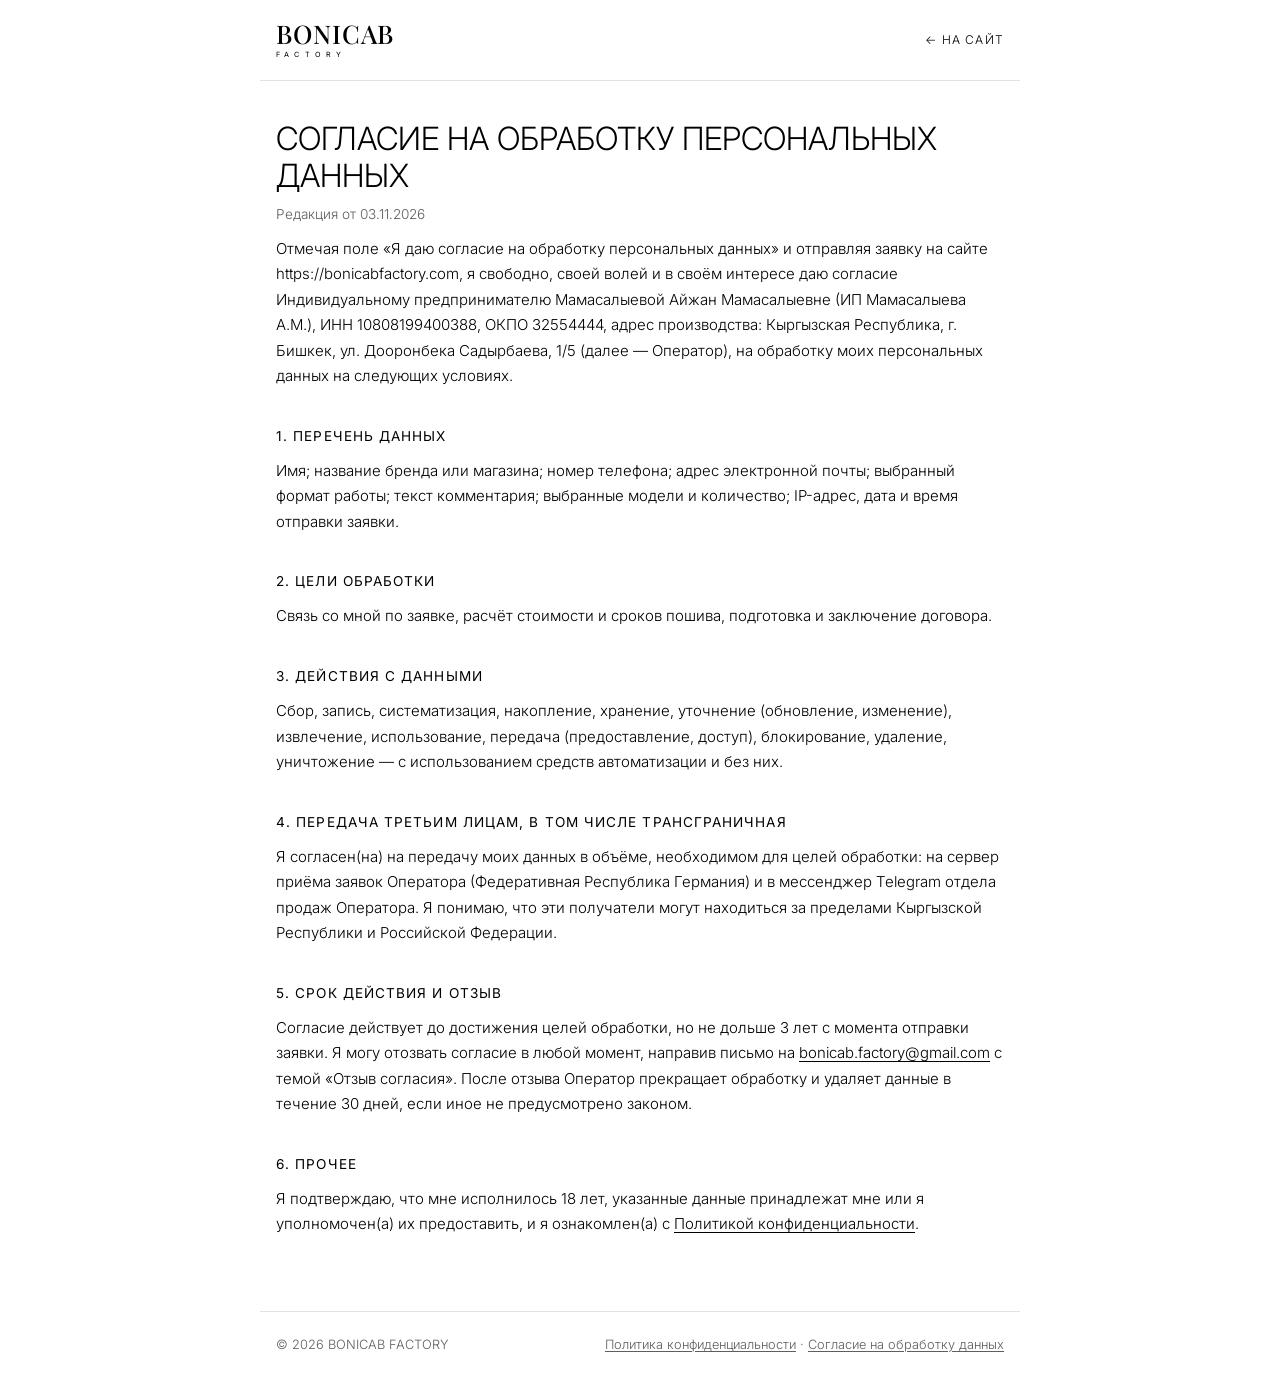
<file: consent.html>
<!doctype html>
<html lang="ru">
<head>
<meta charset="utf-8">
<meta name="viewport" content="width=device-width, initial-scale=1">
<title>Согласие на обработку персональных данных — BONICAB FACTORY</title>
<meta name="description" content="Согласие на обработку персональных данных при отправке заявки на сайте bonicabfactory.com.">
<link rel="canonical" href="https://bonicabfactory.com/consent.html">
<link rel="icon" href="data:image/svg+xml,%3Csvg xmlns='http://www.w3.org/2000/svg' viewBox='0 0 64 64'%3E%3Crect width='64' height='64' fill='%23000'/%3E%3Ctext x='32' y='46' font-family='Didot,Georgia,serif' font-size='40' text-anchor='middle' fill='%23fff'%3EB%3C/text%3E%3C/svg%3E">
<link rel="stylesheet" href="https://fonts.googleapis.com/css2?family=Inter:wght@300;400;500&family=Playfair+Display:wght@500&display=swap">
<link rel="stylesheet" href="legal.css">
</head>
<body>
<header><a class="logo" href="./">BONICAB<span>FACTORY</span></a><a class="back" href="./">← На сайт</a></header>
<main>
<h1>Согласие на обработку персональных данных</h1>
<p class="meta">Редакция от 03.11.2026</p>

<p>Отмечая поле «Я даю согласие на обработку персональных данных» и отправляя заявку на сайте https://bonicabfactory.com, я свободно, своей волей и в своём интересе даю согласие Индивидуальному предпринимателю Мамасалыевой Айжан Мамасалыевне (ИП Мамасалыева А.М.), ИНН 10808199400388, ОКПО 32554444, адрес производства: Кыргызская Республика, г. Бишкек, ул. Дооронбека Садырбаева, 1/5 (далее — Оператор), на обработку моих персональных данных на следующих условиях.</p>

<h2>1. Перечень данных</h2>
<p>Имя; название бренда или магазина; номер телефона; адрес электронной почты; выбранный формат работы; текст комментария; выбранные модели и количество; IP-адрес, дата и время отправки заявки.</p>

<h2>2. Цели обработки</h2>
<p>Связь со мной по заявке, расчёт стоимости и сроков пошива, подготовка и заключение договора.</p>

<h2>3. Действия с данными</h2>
<p>Сбор, запись, систематизация, накопление, хранение, уточнение (обновление, изменение), извлечение, использование, передача (предоставление, доступ), блокирование, удаление, уничтожение — с использованием средств автоматизации и без них.</p>

<h2>4. Передача третьим лицам, в том числе трансграничная</h2>
<p>Я согласен(на) на передачу моих данных в объёме, необходимом для целей обработки: на сервер приёма заявок Оператора (Федеративная Республика Германия) и в мессенджер Telegram отдела продаж Оператора. Я понимаю, что эти получатели могут находиться за пределами Кыргызской Республики и Российской Федерации.</p>

<h2>5. Срок действия и отзыв</h2>
<p>Согласие действует до достижения целей обработки, но не дольше 3 лет с момента отправки заявки. Я могу отозвать согласие в любой момент, направив письмо на <a href="mailto:bonicab.factory@gmail.com">bonicab.factory@gmail.com</a> с темой «Отзыв согласия». После отзыва Оператор прекращает обработку и удаляет данные в течение 30 дней, если иное не предусмотрено законом.</p>

<h2>6. Прочее</h2>
<p>Я подтверждаю, что мне исполнилось 18 лет, указанные данные принадлежат мне или я уполномочен(а) их предоставить, и я ознакомлен(а) с <a href="privacy.html">Политикой конфиденциальности</a>.</p>
</main>
<footer><span>© 2026 BONICAB FACTORY</span><span><a href="privacy.html">Политика конфиденциальности</a> · <a href="consent.html">Согласие на обработку данных</a></span></footer>
</body>
</html>
</file>
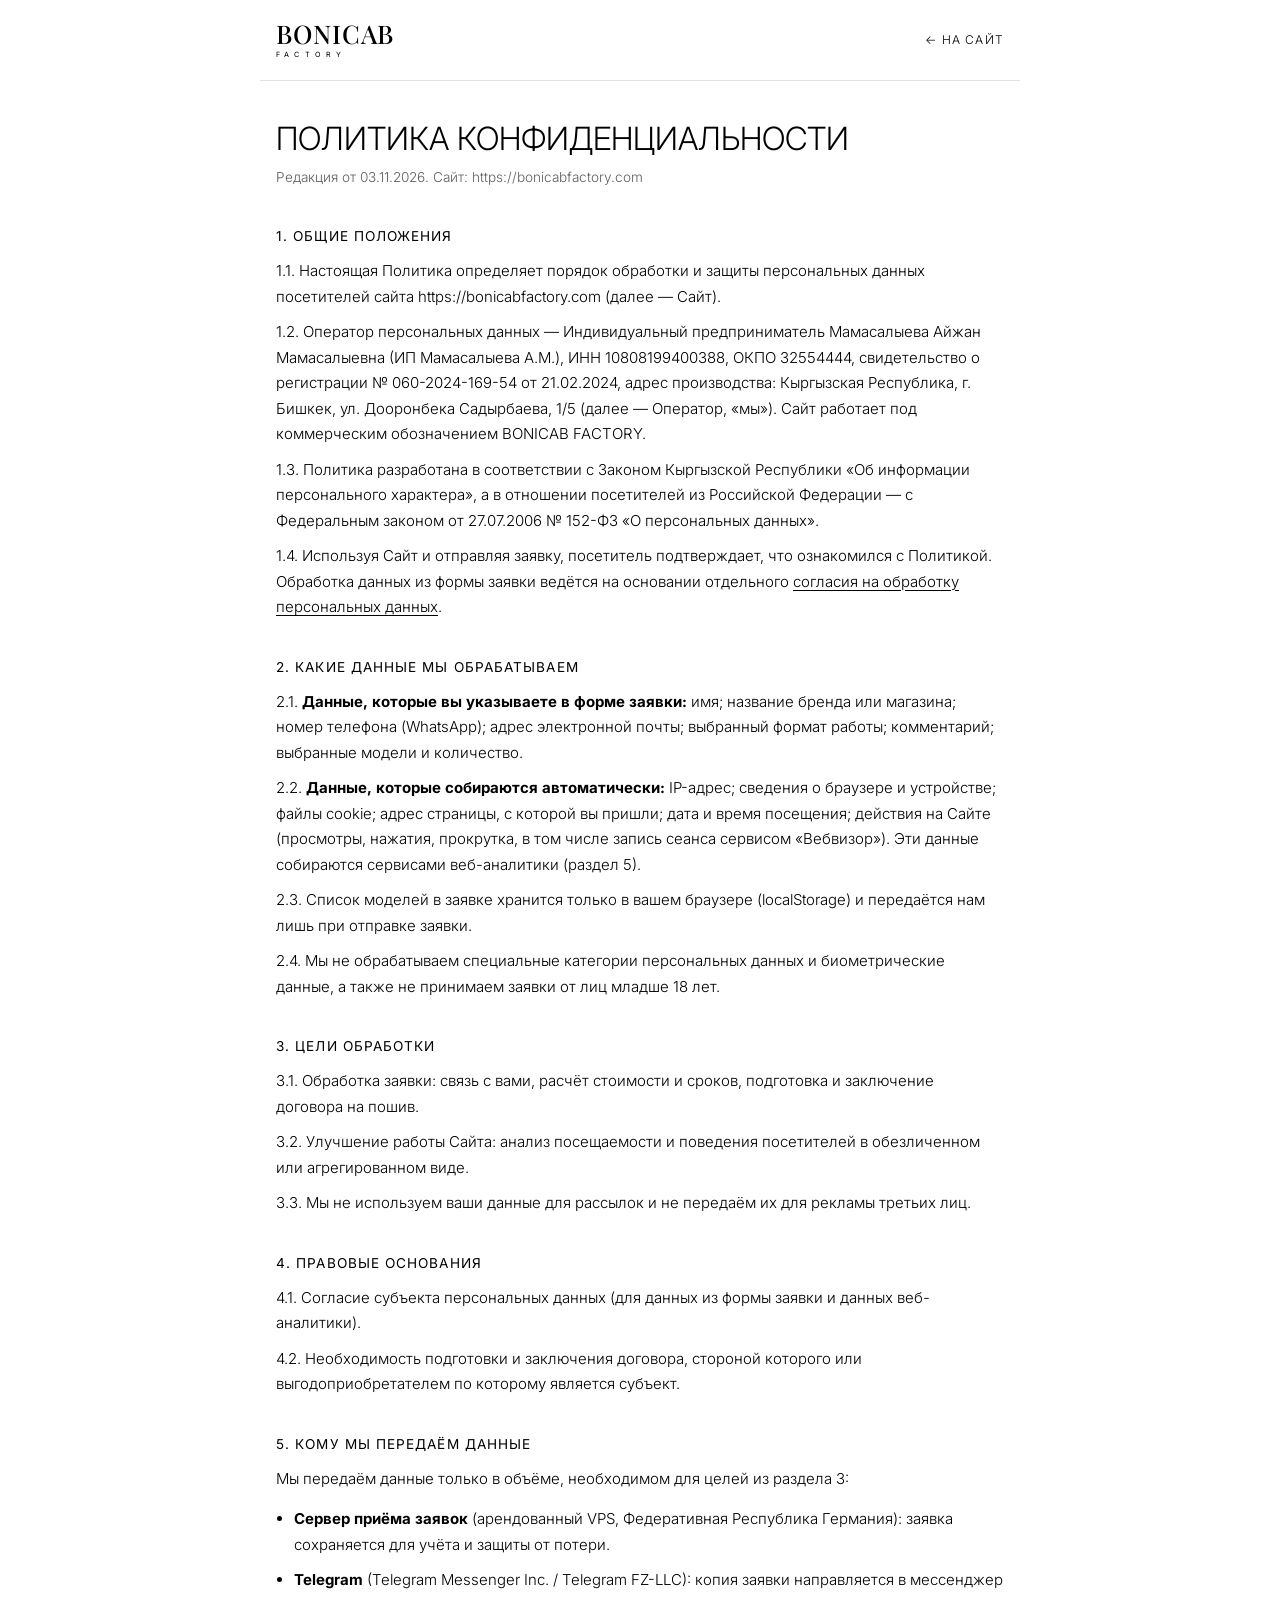
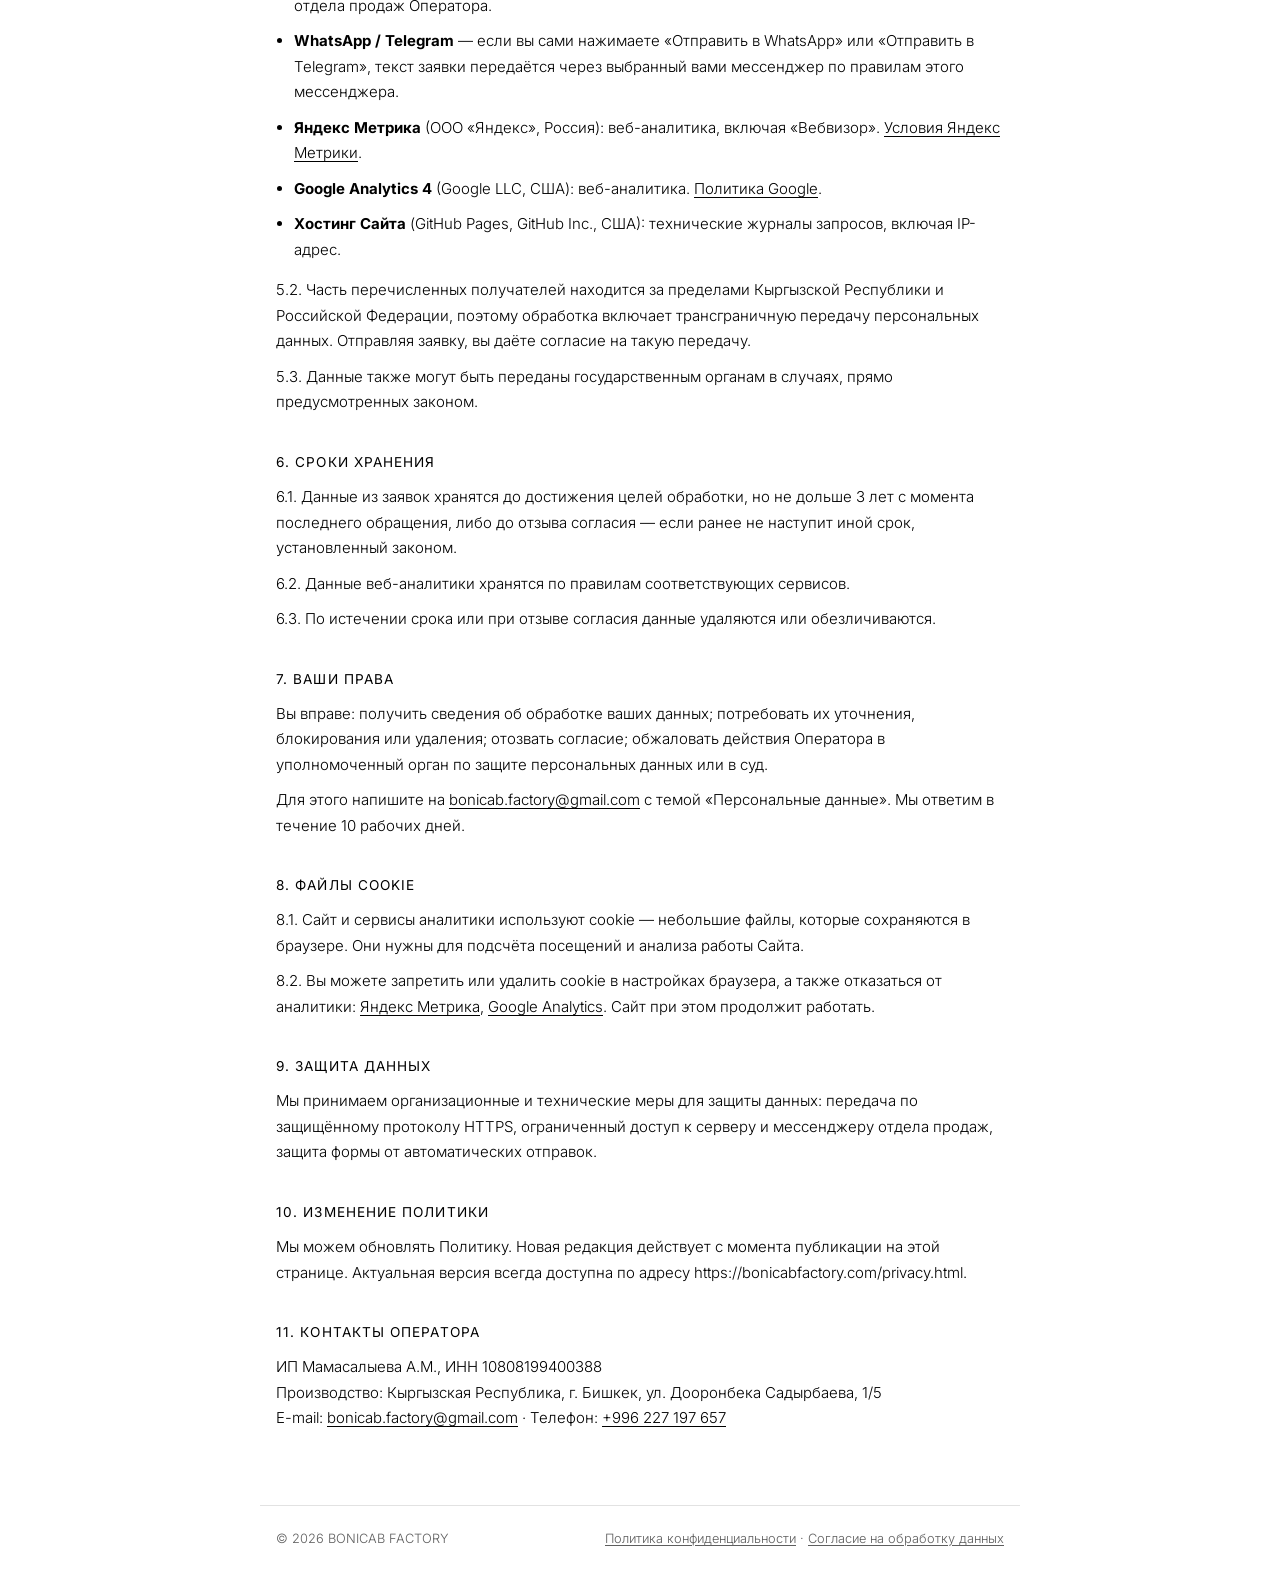
<file: privacy.html>
<!doctype html>
<html lang="ru">
<head>
<meta charset="utf-8">
<meta name="viewport" content="width=device-width, initial-scale=1">
<title>Политика конфиденциальности — BONICAB FACTORY</title>
<meta name="description" content="Политика обработки персональных данных посетителей сайта bonicabfactory.com.">
<link rel="canonical" href="https://bonicabfactory.com/privacy.html">
<link rel="icon" href="data:image/svg+xml,%3Csvg xmlns='http://www.w3.org/2000/svg' viewBox='0 0 64 64'%3E%3Crect width='64' height='64' fill='%23000'/%3E%3Ctext x='32' y='46' font-family='Didot,Georgia,serif' font-size='40' text-anchor='middle' fill='%23fff'%3EB%3C/text%3E%3C/svg%3E">
<link rel="stylesheet" href="https://fonts.googleapis.com/css2?family=Inter:wght@300;400;500&family=Playfair+Display:wght@500&display=swap">
<link rel="stylesheet" href="legal.css">
</head>
<body>
<header><a class="logo" href="./">BONICAB<span>FACTORY</span></a><a class="back" href="./">← На сайт</a></header>
<main>
<h1>Политика конфиденциальности</h1>
<p class="meta">Редакция от 03.11.2026. Сайт: https://bonicabfactory.com</p>

<h2>1. Общие положения</h2>
<p>1.1. Настоящая Политика определяет порядок обработки и защиты персональных данных посетителей сайта https://bonicabfactory.com (далее — Сайт).</p>
<p>1.2. Оператор персональных данных — Индивидуальный предприниматель Мамасалыева Айжан Мамасалыевна (ИП Мамасалыева А.М.), ИНН 10808199400388, ОКПО 32554444, свидетельство о регистрации № 060-2024-169-54 от 21.02.2024, адрес производства: Кыргызская Республика, г. Бишкек, ул. Дооронбека Садырбаева, 1/5 (далее — Оператор, «мы»). Сайт работает под коммерческим обозначением BONICAB FACTORY.</p>
<p>1.3. Политика разработана в соответствии с Законом Кыргызской Республики «Об информации персонального характера», а в отношении посетителей из Российской Федерации — с Федеральным законом от 27.07.2006 № 152-ФЗ «О персональных данных».</p>
<p>1.4. Используя Сайт и отправляя заявку, посетитель подтверждает, что ознакомился с Политикой. Обработка данных из формы заявки ведётся на основании отдельного <a href="consent.html">согласия на обработку персональных данных</a>.</p>

<h2>2. Какие данные мы обрабатываем</h2>
<p>2.1. <b>Данные, которые вы указываете в форме заявки:</b> имя; название бренда или магазина; номер телефона (WhatsApp); адрес электронной почты; выбранный формат работы; комментарий; выбранные модели и количество.</p>
<p>2.2. <b>Данные, которые собираются автоматически:</b> IP-адрес; сведения о браузере и устройстве; файлы cookie; адрес страницы, с которой вы пришли; дата и время посещения; действия на Сайте (просмотры, нажатия, прокрутка, в том числе запись сеанса сервисом «Вебвизор»). Эти данные собираются сервисами веб-аналитики (раздел 5).</p>
<p>2.3. Список моделей в заявке хранится только в вашем браузере (localStorage) и передаётся нам лишь при отправке заявки.</p>
<p>2.4. Мы не обрабатываем специальные категории персональных данных и биометрические данные, а также не принимаем заявки от лиц младше 18 лет.</p>

<h2>3. Цели обработки</h2>
<p>3.1. Обработка заявки: связь с вами, расчёт стоимости и сроков, подготовка и заключение договора на пошив.</p>
<p>3.2. Улучшение работы Сайта: анализ посещаемости и поведения посетителей в обезличенном или агрегированном виде.</p>
<p>3.3. Мы не используем ваши данные для рассылок и не передаём их для рекламы третьих лиц.</p>

<h2>4. Правовые основания</h2>
<p>4.1. Согласие субъекта персональных данных (для данных из формы заявки и данных веб-аналитики).</p>
<p>4.2. Необходимость подготовки и заключения договора, стороной которого или выгодоприобретателем по которому является субъект.</p>

<h2>5. Кому мы передаём данные</h2>
<p>Мы передаём данные только в объёме, необходимом для целей из раздела 3:</p>
<ul>
<li><b>Сервер приёма заявок</b> (арендованный VPS, Федеративная Республика Германия): заявка сохраняется для учёта и защиты от потери.</li>
<li><b>Telegram</b> (Telegram Messenger Inc. / Telegram FZ-LLC): копия заявки направляется в мессенджер отдела продаж Оператора.</li>
<li><b>WhatsApp / Telegram</b> — если вы сами нажимаете «Отправить в WhatsApp» или «Отправить в Telegram», текст заявки передаётся через выбранный вами мессенджер по правилам этого мессенджера.</li>
<li><b>Яндекс Метрика</b> (ООО «Яндекс», Россия): веб-аналитика, включая «Вебвизор». <a href="https://yandex.ru/legal/metrica_termsofuse/" target="_blank" rel="noopener">Условия Яндекс Метрики</a>.</li>
<li><b>Google Analytics 4</b> (Google LLC, США): веб-аналитика. <a href="https://policies.google.com/privacy" target="_blank" rel="noopener">Политика Google</a>.</li>
<li><b>Хостинг Сайта</b> (GitHub Pages, GitHub Inc., США): технические журналы запросов, включая IP-адрес.</li>
</ul>
<p>5.2. Часть перечисленных получателей находится за пределами Кыргызской Республики и Российской Федерации, поэтому обработка включает трансграничную передачу персональных данных. Отправляя заявку, вы даёте согласие на такую передачу.</p>
<p>5.3. Данные также могут быть переданы государственным органам в случаях, прямо предусмотренных законом.</p>

<h2>6. Сроки хранения</h2>
<p>6.1. Данные из заявок хранятся до достижения целей обработки, но не дольше 3 лет с момента последнего обращения, либо до отзыва согласия — если ранее не наступит иной срок, установленный законом.</p>
<p>6.2. Данные веб-аналитики хранятся по правилам соответствующих сервисов.</p>
<p>6.3. По истечении срока или при отзыве согласия данные удаляются или обезличиваются.</p>

<h2>7. Ваши права</h2>
<p>Вы вправе: получить сведения об обработке ваших данных; потребовать их уточнения, блокирования или удаления; отозвать согласие; обжаловать действия Оператора в уполномоченный орган по защите персональных данных или в суд.</p>
<p>Для этого напишите на <a href="mailto:bonicab.factory@gmail.com">bonicab.factory@gmail.com</a> с темой «Персональные данные». Мы ответим в течение 10 рабочих дней.</p>

<h2>8. Файлы cookie</h2>
<p>8.1. Сайт и сервисы аналитики используют cookie — небольшие файлы, которые сохраняются в браузере. Они нужны для подсчёта посещений и анализа работы Сайта.</p>
<p>8.2. Вы можете запретить или удалить cookie в настройках браузера, а также отказаться от аналитики: <a href="https://yandex.ru/support/metrica/general/opt-out.html" target="_blank" rel="noopener">Яндекс Метрика</a>, <a href="https://tools.google.com/dlpage/gaoptout" target="_blank" rel="noopener">Google Analytics</a>. Сайт при этом продолжит работать.</p>

<h2>9. Защита данных</h2>
<p>Мы принимаем организационные и технические меры для защиты данных: передача по защищённому протоколу HTTPS, ограниченный доступ к серверу и мессенджеру отдела продаж, защита формы от автоматических отправок.</p>

<h2>10. Изменение Политики</h2>
<p>Мы можем обновлять Политику. Новая редакция действует с момента публикации на этой странице. Актуальная версия всегда доступна по адресу https://bonicabfactory.com/privacy.html.</p>

<h2>11. Контакты Оператора</h2>
<p>ИП Мамасалыева А.М., ИНН 10808199400388<br>Производство: Кыргызская Республика, г. Бишкек, ул. Дооронбека Садырбаева, 1/5<br>E-mail: <a href="mailto:bonicab.factory@gmail.com">bonicab.factory@gmail.com</a> · Телефон: <a href="tel:+996227197657">+996 227 197 657</a></p>
</main>
<footer><span>© 2026 BONICAB FACTORY</span><span><a href="privacy.html">Политика конфиденциальности</a> · <a href="consent.html">Согласие на обработку данных</a></span></footer>
</body>
</html>
</file>
<file: legal.css>
/* Юридические страницы: тот же монохромный стиль, что и на главной */
:root { --ink: #000; --paper: #fff; --muted: #5e5e5e; --line: #e2e2e2; }
@media (prefers-color-scheme: dark) { :root { --ink: #fff; --paper: #000; --muted: #a3a3a3; --line: #2a2a2a; } }
* { box-sizing: border-box; }
body { margin: 0; background: var(--paper); color: var(--ink); font: 300 15px/1.7 "Inter", "Helvetica Neue", Arial, sans-serif; -webkit-font-smoothing: antialiased; }
a { color: inherit; text-underline-offset: .18em; }
header, main, footer { max-width: 760px; margin: 0 auto; padding-inline: max(16px, env(safe-area-inset-left, 0px)); }
header { display: flex; justify-content: space-between; align-items: center; padding-block: 18px; border-bottom: 1px solid var(--line); }
.logo { text-decoration: none; display: inline-grid; line-height: 1; }
.logo { font: 500 1.6rem/.9 "Playfair Display", Didot, Georgia, serif; letter-spacing: .04em; }
.logo span { font: 400 .45rem/1 "Inter", sans-serif; letter-spacing: .72em; margin-top: 6px; }
.back { font-size: .75rem; text-transform: uppercase; letter-spacing: .1em; text-decoration: none; min-height: 44px; display: inline-flex; align-items: center; }
main { padding-block: 40px 64px; }
h1 { font-weight: 300; text-transform: uppercase; font-size: clamp(1.4rem, 4vw, 2rem); line-height: 1.15; margin: 0 0 8px; }
h2 { font-weight: 400; text-transform: uppercase; font-size: .85rem; letter-spacing: .08em; margin: 36px 0 10px; }
p, li { margin: 0 0 10px; }
ul { padding-left: 1.2em; }
.meta { color: var(--muted); font-size: .85rem; }
mark { background: #ffe58a; color: #000; padding: 0 3px; }
footer { display: flex; flex-wrap: wrap; justify-content: space-between; gap: 8px 20px; padding-block: 22px; border-top: 1px solid var(--line); color: var(--muted); font-size: .8rem; }
</file>
